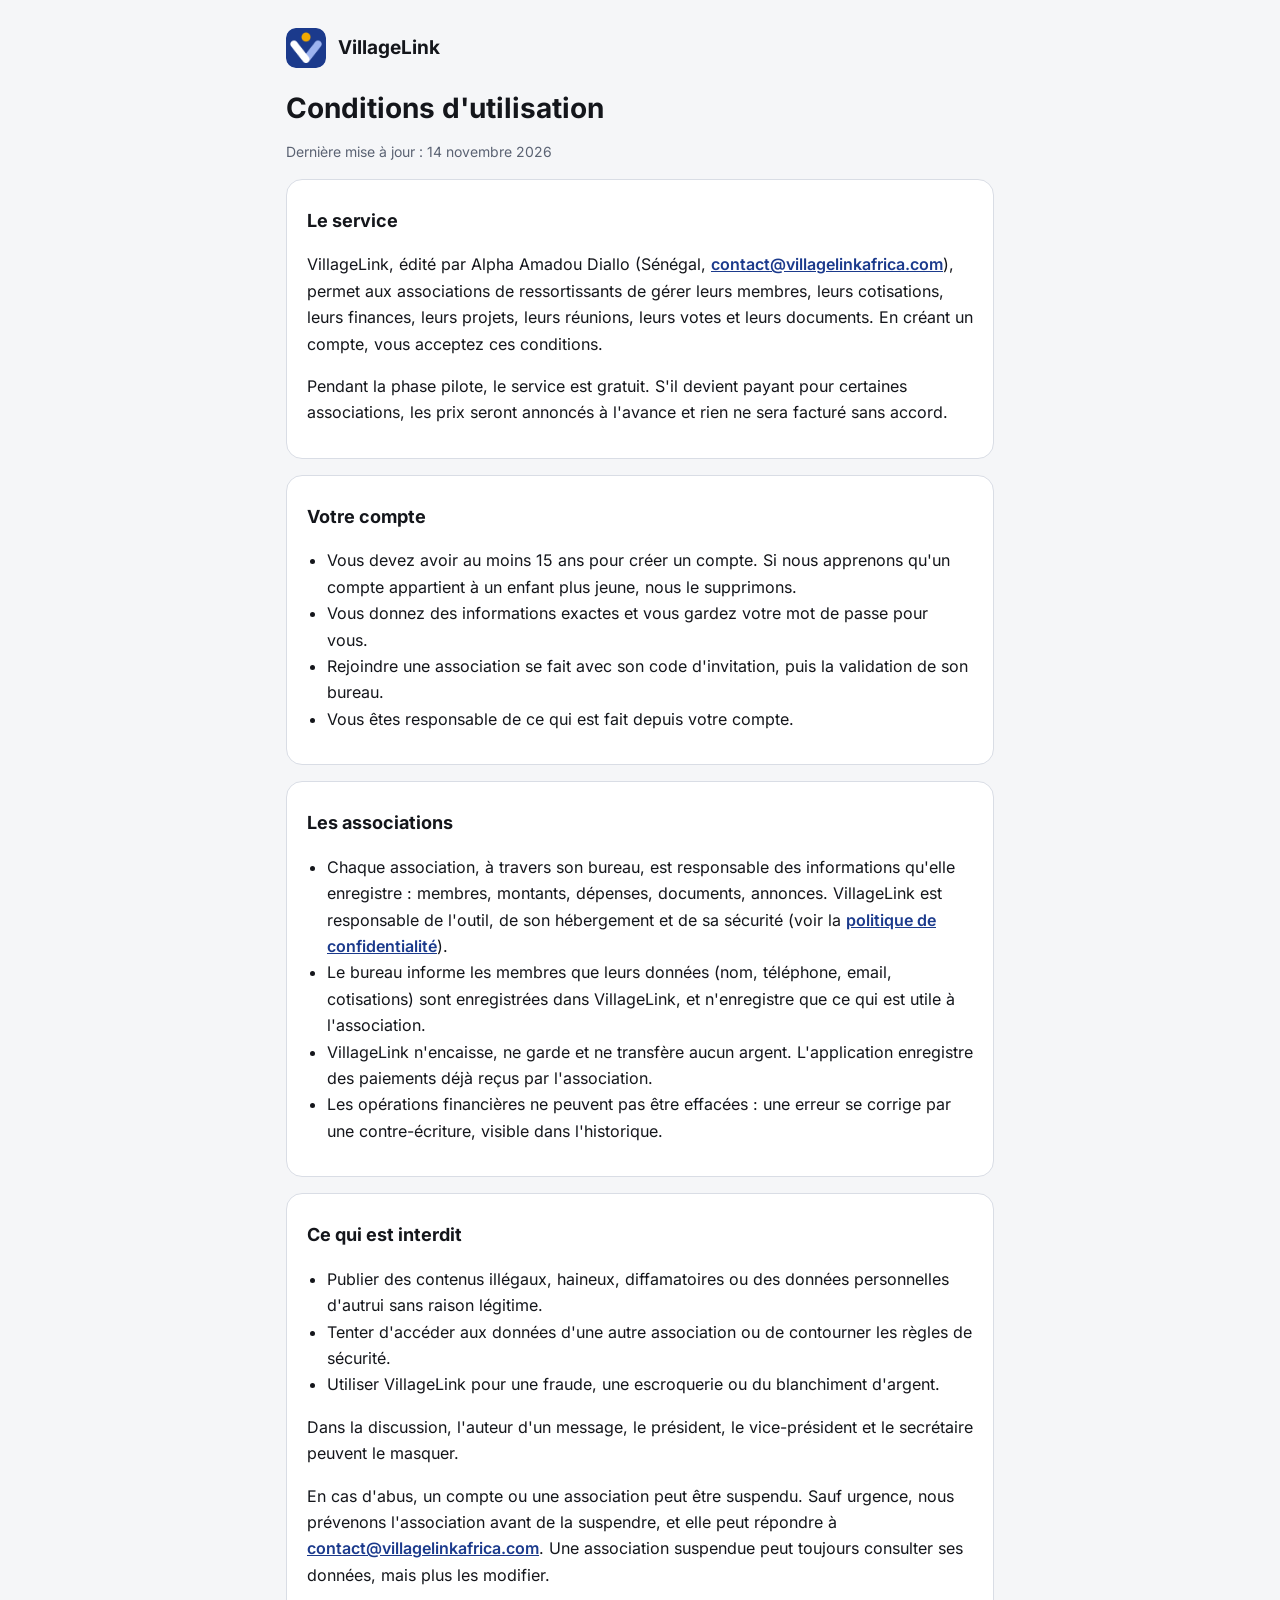
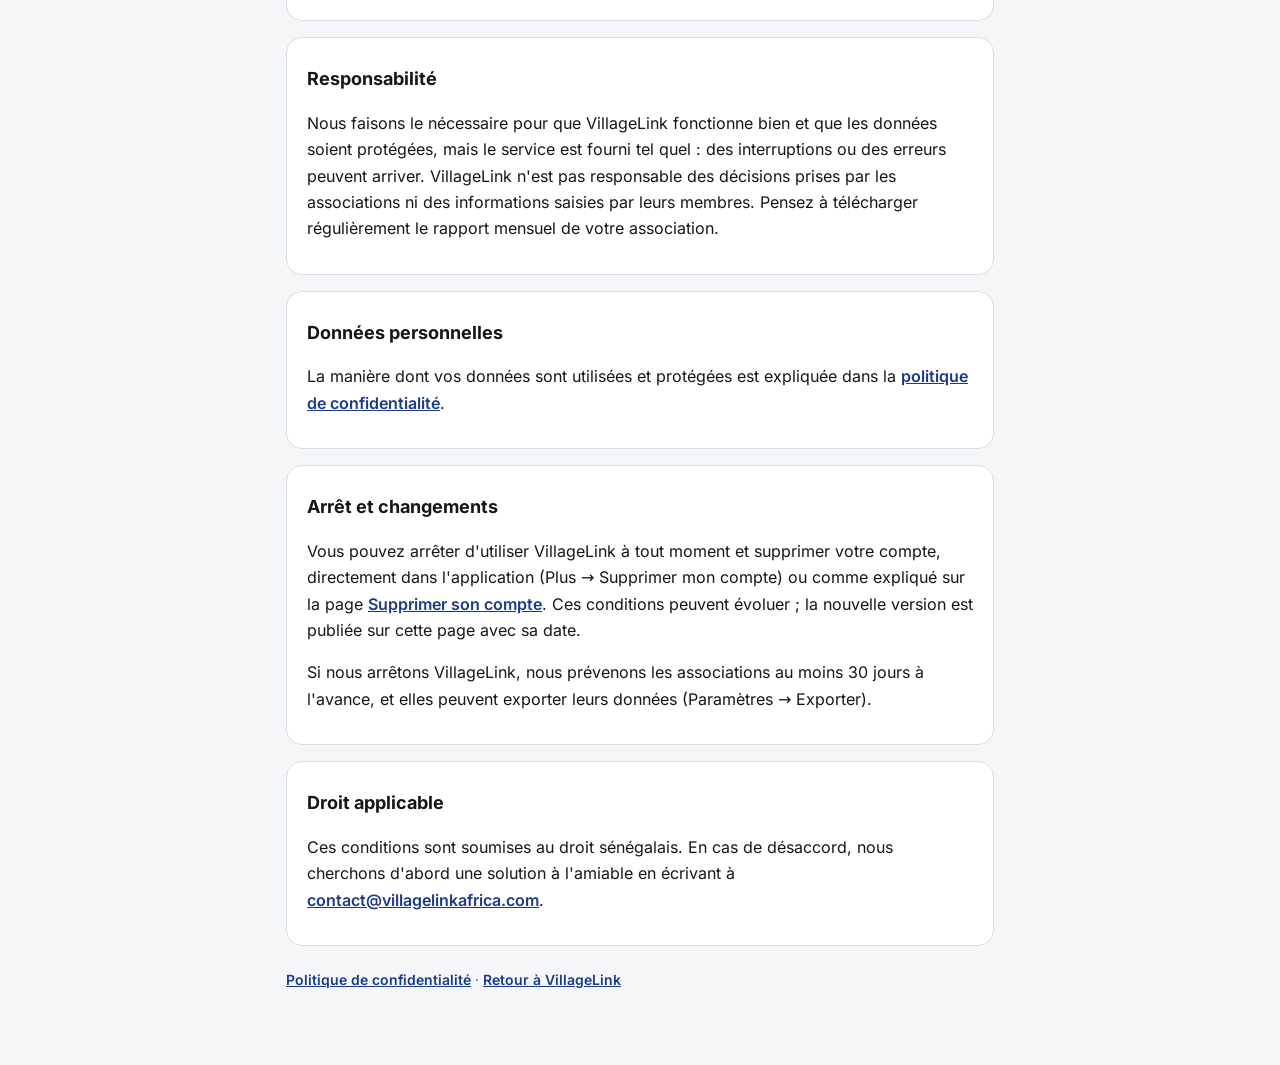
<file: conditions.html>
<!doctype html>
<html lang="fr"><head><meta charset="utf-8"><meta name="viewport" content="width=device-width, initial-scale=1">
<title>Conditions d'utilisation · VillageLink</title>
<meta name="description" content="Les règles d'utilisation de VillageLink, l'application des associations de ressortissants.">
<link rel="icon" href="icon.svg" type="image/svg+xml"><link rel="stylesheet" href="fonts/inter.css?v=1"><link rel="stylesheet" href="legal.css?v=2"></head>
<body><main>
<a class="brand" href="./"><img src="icon-192.png" alt="">VillageLink</a>
<h1>Conditions d'utilisation</h1>
<p class="muted">Dernière mise à jour : 14 novembre 2026</p>

<section><h2>Le service</h2>
<p>VillageLink, édité par Alpha Amadou Diallo (Sénégal, <a href="mailto:contact@villagelinkafrica.com">contact@villagelinkafrica.com</a>), permet aux associations de ressortissants de gérer leurs membres, leurs cotisations, leurs finances, leurs projets, leurs réunions, leurs votes et leurs documents. En créant un compte, vous acceptez ces conditions.</p>
<p>Pendant la phase pilote, le service est gratuit. S'il devient payant pour certaines associations, les prix seront annoncés à l'avance et rien ne sera facturé sans accord.</p></section>

<section><h2>Votre compte</h2>
<ul>
<li>Vous devez avoir au moins 15 ans pour créer un compte. Si nous apprenons qu'un compte appartient à un enfant plus jeune, nous le supprimons.</li>
<li>Vous donnez des informations exactes et vous gardez votre mot de passe pour vous.</li>
<li>Rejoindre une association se fait avec son code d'invitation, puis la validation de son bureau.</li>
<li>Vous êtes responsable de ce qui est fait depuis votre compte.</li>
</ul></section>

<section><h2>Les associations</h2>
<ul>
<li>Chaque association, à travers son bureau, est responsable des informations qu'elle enregistre : membres, montants, dépenses, documents, annonces. VillageLink est responsable de l'outil, de son hébergement et de sa sécurité (voir la <a href="confidentialite.html">politique de confidentialité</a>).</li>
<li>Le bureau informe les membres que leurs données (nom, téléphone, email, cotisations) sont enregistrées dans VillageLink, et n'enregistre que ce qui est utile à l'association.</li>
<li>VillageLink n'encaisse, ne garde et ne transfère aucun argent. L'application enregistre des paiements déjà reçus par l'association.</li>
<li>Les opérations financières ne peuvent pas être effacées : une erreur se corrige par une contre-écriture, visible dans l'historique.</li>
</ul></section>

<section><h2>Ce qui est interdit</h2>
<ul>
<li>Publier des contenus illégaux, haineux, diffamatoires ou des données personnelles d'autrui sans raison légitime.</li>
<li>Tenter d'accéder aux données d'une autre association ou de contourner les règles de sécurité.</li>
<li>Utiliser VillageLink pour une fraude, une escroquerie ou du blanchiment d'argent.</li>
</ul>
<p>Dans la discussion, l'auteur d'un message, le président, le vice-président et le secrétaire peuvent le masquer.</p>
<p>En cas d'abus, un compte ou une association peut être suspendu. Sauf urgence, nous prévenons l'association avant de la suspendre, et elle peut répondre à <a href="mailto:contact@villagelinkafrica.com">contact@villagelinkafrica.com</a>. Une association suspendue peut toujours consulter ses données, mais plus les modifier.</p></section>

<section><h2>Responsabilité</h2>
<p>Nous faisons le nécessaire pour que VillageLink fonctionne bien et que les données soient protégées, mais le service est fourni tel quel : des interruptions ou des erreurs peuvent arriver. VillageLink n'est pas responsable des décisions prises par les associations ni des informations saisies par leurs membres. Pensez à télécharger régulièrement le rapport mensuel de votre association.</p></section>

<section><h2>Données personnelles</h2>
<p>La manière dont vos données sont utilisées et protégées est expliquée dans la <a href="confidentialite.html">politique de confidentialité</a>.</p></section>

<section><h2>Arrêt et changements</h2>
<p>Vous pouvez arrêter d'utiliser VillageLink à tout moment et supprimer votre compte, directement dans l'application (Plus → Supprimer mon compte) ou comme expliqué sur la page <a href="suppression-compte.html">Supprimer son compte</a>. Ces conditions peuvent évoluer ; la nouvelle version est publiée sur cette page avec sa date.</p>
<p>Si nous arrêtons VillageLink, nous prévenons les associations au moins 30 jours à l'avance, et elles peuvent exporter leurs données (Paramètres → Exporter).</p></section>

<section><h2>Droit applicable</h2>
<p>Ces conditions sont soumises au droit sénégalais. En cas de désaccord, nous cherchons d'abord une solution à l'amiable en écrivant à <a href="mailto:contact@villagelinkafrica.com">contact@villagelinkafrica.com</a>.</p></section>

<p class="muted" style="margin-top:22px"><a href="confidentialite.html">Politique de confidentialité</a> · <a href="./">Retour à VillageLink</a></p>
</main></body></html>
</file>
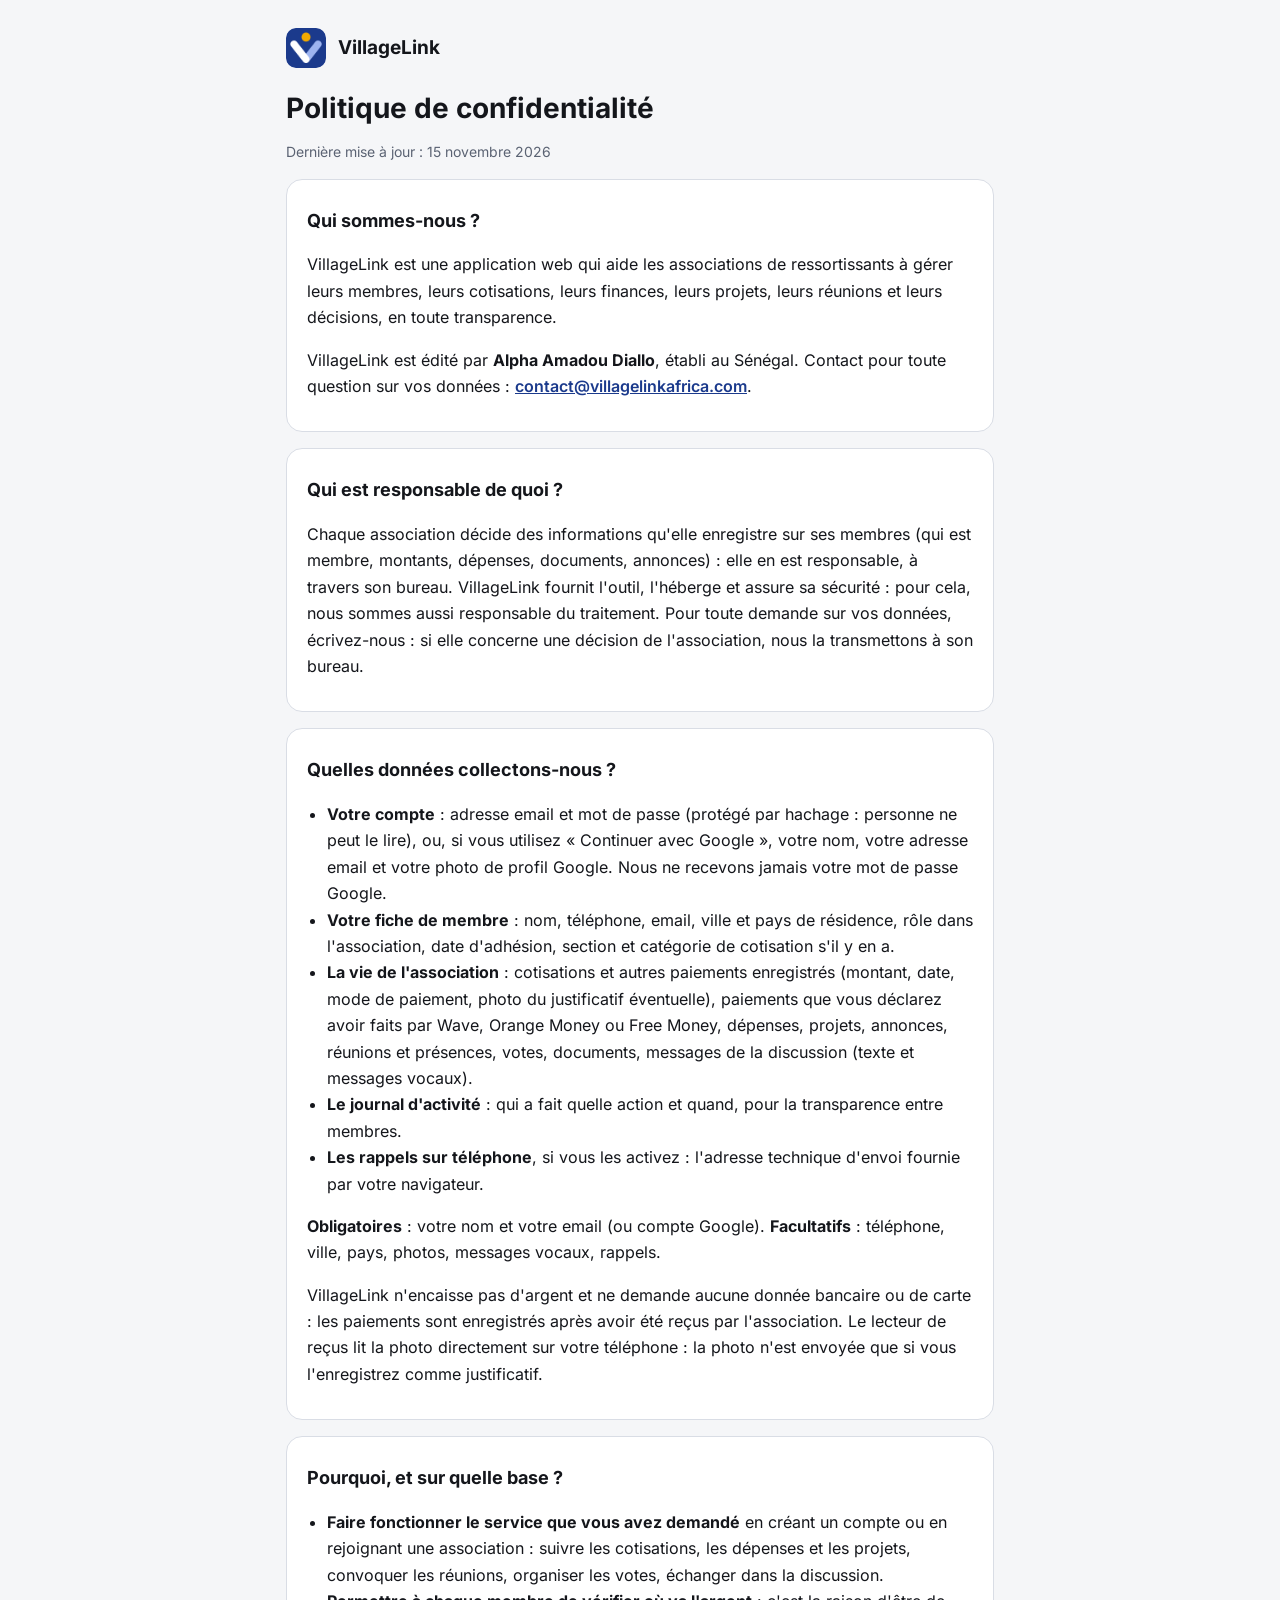
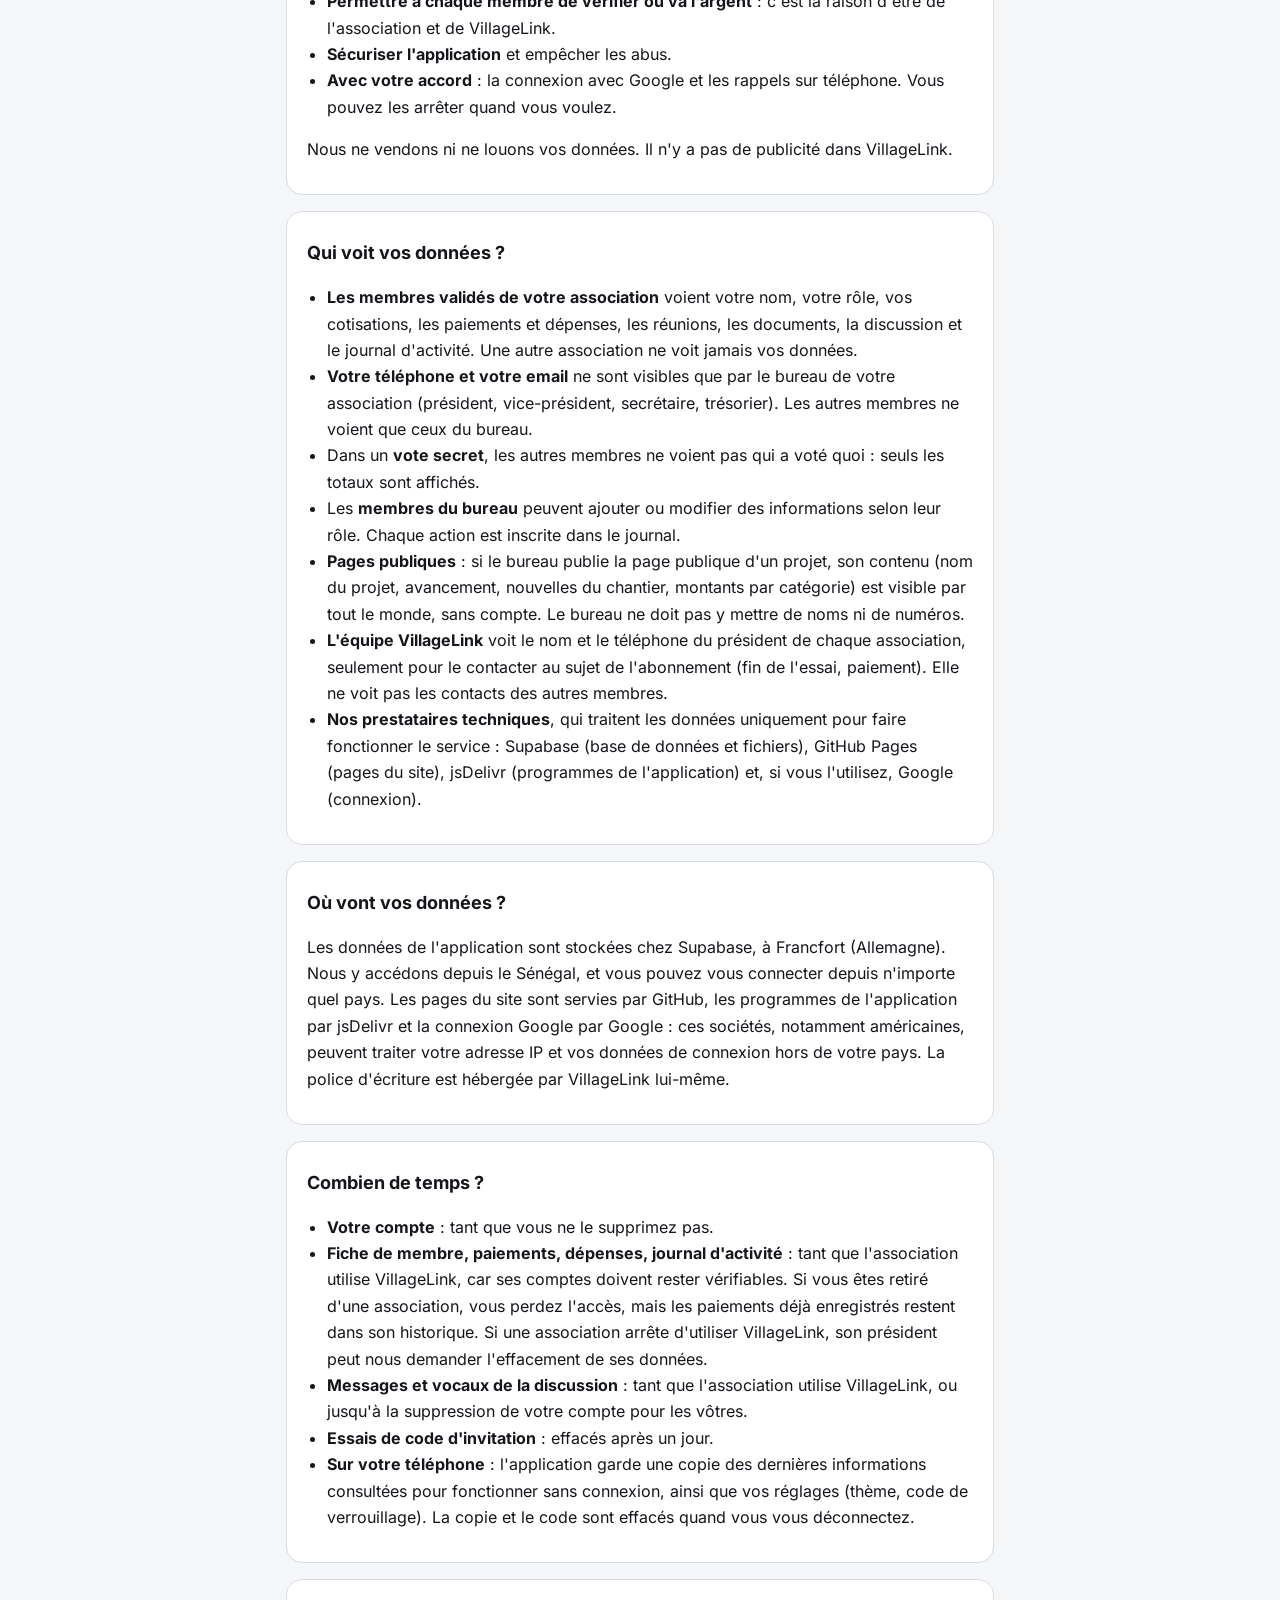
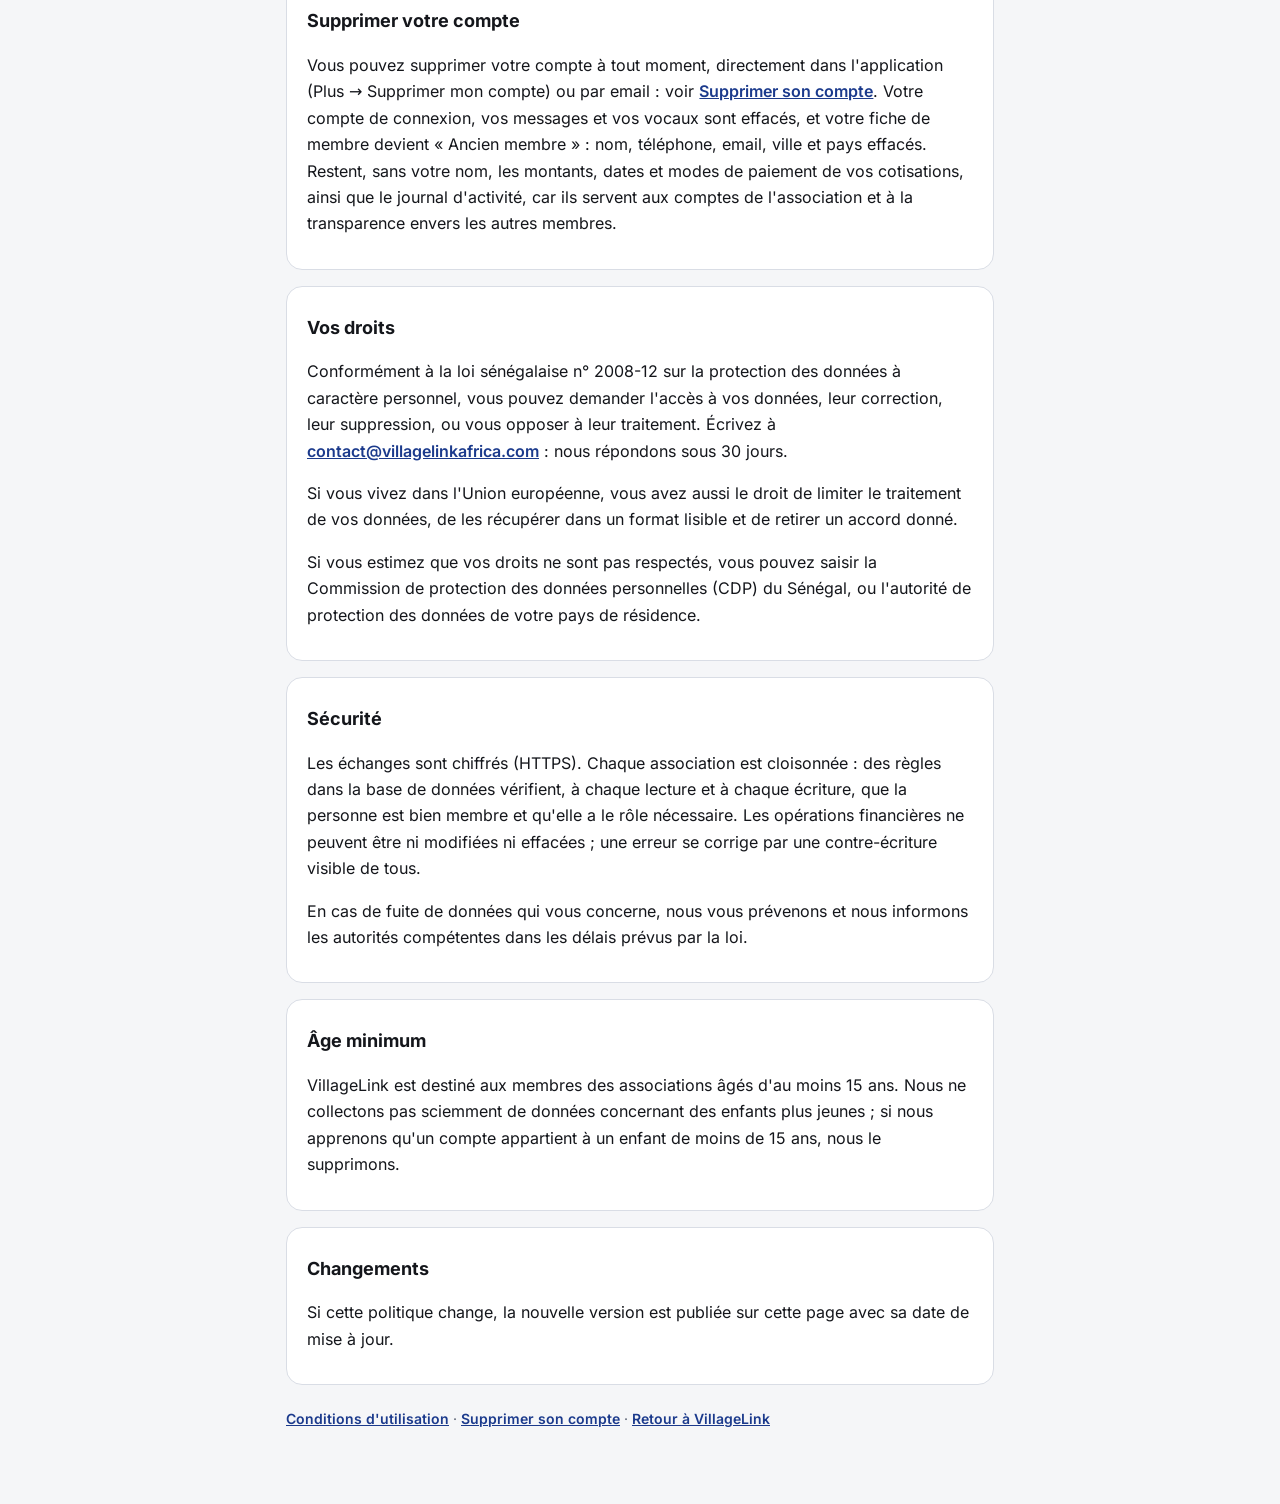
<file: confidentialite.html>
<!doctype html>
<html lang="fr"><head><meta charset="utf-8"><meta name="viewport" content="width=device-width, initial-scale=1">
<title>Politique de confidentialité · VillageLink</title>
<meta name="description" content="Comment VillageLink collecte, utilise et protège les données des membres des associations.">
<link rel="icon" href="icon.svg" type="image/svg+xml"><link rel="stylesheet" href="fonts/inter.css?v=1"><link rel="stylesheet" href="legal.css?v=2"></head>
<body><main>
<a class="brand" href="./"><img src="icon-192.png" alt="">VillageLink</a>
<h1>Politique de confidentialité</h1>
<p class="muted">Dernière mise à jour : 15 novembre 2026</p>

<section><h2>Qui sommes-nous ?</h2>
<p>VillageLink est une application web qui aide les associations de ressortissants à gérer leurs membres, leurs cotisations, leurs finances, leurs projets, leurs réunions et leurs décisions, en toute transparence.</p>
<p>VillageLink est édité par <b>Alpha Amadou Diallo</b>, établi au Sénégal. Contact pour toute question sur vos données : <a href="mailto:contact@villagelinkafrica.com">contact@villagelinkafrica.com</a>.</p></section>

<section><h2>Qui est responsable de quoi ?</h2>
<p>Chaque association décide des informations qu'elle enregistre sur ses membres (qui est membre, montants, dépenses, documents, annonces) : elle en est responsable, à travers son bureau. VillageLink fournit l'outil, l'héberge et assure sa sécurité : pour cela, nous sommes aussi responsable du traitement. Pour toute demande sur vos données, écrivez-nous : si elle concerne une décision de l'association, nous la transmettons à son bureau.</p></section>

<section><h2>Quelles données collectons-nous ?</h2>
<ul>
<li><b>Votre compte</b> : adresse email et mot de passe (protégé par hachage : personne ne peut le lire), ou, si vous utilisez « Continuer avec Google », votre nom, votre adresse email et votre photo de profil Google. Nous ne recevons jamais votre mot de passe Google.</li>
<li><b>Votre fiche de membre</b> : nom, téléphone, email, ville et pays de résidence, rôle dans l'association, date d'adhésion, section et catégorie de cotisation s'il y en a.</li>
<li><b>La vie de l'association</b> : cotisations et autres paiements enregistrés (montant, date, mode de paiement, photo du justificatif éventuelle), paiements que vous déclarez avoir faits par Wave, Orange Money ou Free Money, dépenses, projets, annonces, réunions et présences, votes, documents, messages de la discussion (texte et messages vocaux).</li>
<li><b>Le journal d'activité</b> : qui a fait quelle action et quand, pour la transparence entre membres.</li>
<li><b>Les rappels sur téléphone</b>, si vous les activez : l'adresse technique d'envoi fournie par votre navigateur.</li>
</ul>
<p><b>Obligatoires</b> : votre nom et votre email (ou compte Google). <b>Facultatifs</b> : téléphone, ville, pays, photos, messages vocaux, rappels.</p>
<p>VillageLink n'encaisse pas d'argent et ne demande aucune donnée bancaire ou de carte : les paiements sont enregistrés après avoir été reçus par l'association. Le lecteur de reçus lit la photo directement sur votre téléphone : la photo n'est envoyée que si vous l'enregistrez comme justificatif.</p></section>

<section><h2>Pourquoi, et sur quelle base ?</h2>
<ul>
<li><b>Faire fonctionner le service que vous avez demandé</b> en créant un compte ou en rejoignant une association : suivre les cotisations, les dépenses et les projets, convoquer les réunions, organiser les votes, échanger dans la discussion.</li>
<li><b>Permettre à chaque membre de vérifier où va l'argent</b> : c'est la raison d'être de l'association et de VillageLink.</li>
<li><b>Sécuriser l'application</b> et empêcher les abus.</li>
<li><b>Avec votre accord</b> : la connexion avec Google et les rappels sur téléphone. Vous pouvez les arrêter quand vous voulez.</li>
</ul>
<p>Nous ne vendons ni ne louons vos données. Il n'y a pas de publicité dans VillageLink.</p></section>

<section><h2>Qui voit vos données ?</h2>
<ul>
<li><b>Les membres validés de votre association</b> voient votre nom, votre rôle, vos cotisations, les paiements et dépenses, les réunions, les documents, la discussion et le journal d'activité. Une autre association ne voit jamais vos données.</li>
<li><b>Votre téléphone et votre email</b> ne sont visibles que par le bureau de votre association (président, vice-président, secrétaire, trésorier). Les autres membres ne voient que ceux du bureau.</li>
<li>Dans un <b>vote secret</b>, les autres membres ne voient pas qui a voté quoi : seuls les totaux sont affichés.</li>
<li>Les <b>membres du bureau</b> peuvent ajouter ou modifier des informations selon leur rôle. Chaque action est inscrite dans le journal.</li>
<li><b>Pages publiques</b> : si le bureau publie la page publique d'un projet, son contenu (nom du projet, avancement, nouvelles du chantier, montants par catégorie) est visible par tout le monde, sans compte. Le bureau ne doit pas y mettre de noms ni de numéros.</li>
<li><b>L'équipe VillageLink</b> voit le nom et le téléphone du président de chaque association, seulement pour le contacter au sujet de l'abonnement (fin de l'essai, paiement). Elle ne voit pas les contacts des autres membres.</li>
<li><b>Nos prestataires techniques</b>, qui traitent les données uniquement pour faire fonctionner le service : Supabase (base de données et fichiers), GitHub Pages (pages du site), jsDelivr (programmes de l'application) et, si vous l'utilisez, Google (connexion).</li>
</ul></section>

<section><h2>Où vont vos données ?</h2>
<p>Les données de l'application sont stockées chez Supabase, à Francfort (Allemagne). Nous y accédons depuis le Sénégal, et vous pouvez vous connecter depuis n'importe quel pays. Les pages du site sont servies par GitHub, les programmes de l'application par jsDelivr et la connexion Google par Google : ces sociétés, notamment américaines, peuvent traiter votre adresse IP et vos données de connexion hors de votre pays. La police d'écriture est hébergée par VillageLink lui-même.</p></section>

<section><h2>Combien de temps ?</h2>
<ul>
<li><b>Votre compte</b> : tant que vous ne le supprimez pas.</li>
<li><b>Fiche de membre, paiements, dépenses, journal d'activité</b> : tant que l'association utilise VillageLink, car ses comptes doivent rester vérifiables. Si vous êtes retiré d'une association, vous perdez l'accès, mais les paiements déjà enregistrés restent dans son historique. Si une association arrête d'utiliser VillageLink, son président peut nous demander l'effacement de ses données.</li>
<li><b>Messages et vocaux de la discussion</b> : tant que l'association utilise VillageLink, ou jusqu'à la suppression de votre compte pour les vôtres.</li>
<li><b>Essais de code d'invitation</b> : effacés après un jour.</li>
<li><b>Sur votre téléphone</b> : l'application garde une copie des dernières informations consultées pour fonctionner sans connexion, ainsi que vos réglages (thème, code de verrouillage). La copie et le code sont effacés quand vous vous déconnectez.</li>
</ul></section>

<section><h2>Supprimer votre compte</h2>
<p>Vous pouvez supprimer votre compte à tout moment, directement dans l'application (Plus → Supprimer mon compte) ou par email : voir <a href="suppression-compte.html">Supprimer son compte</a>. Votre compte de connexion, vos messages et vos vocaux sont effacés, et votre fiche de membre devient « Ancien membre » : nom, téléphone, email, ville et pays effacés. Restent, sans votre nom, les montants, dates et modes de paiement de vos cotisations, ainsi que le journal d'activité, car ils servent aux comptes de l'association et à la transparence envers les autres membres.</p></section>

<section><h2>Vos droits</h2>
<p>Conformément à la loi sénégalaise n° 2008-12 sur la protection des données à caractère personnel, vous pouvez demander l'accès à vos données, leur correction, leur suppression, ou vous opposer à leur traitement. Écrivez à <a href="mailto:contact@villagelinkafrica.com">contact@villagelinkafrica.com</a> : nous répondons sous 30 jours.</p>
<p>Si vous vivez dans l'Union européenne, vous avez aussi le droit de limiter le traitement de vos données, de les récupérer dans un format lisible et de retirer un accord donné.</p>
<p>Si vous estimez que vos droits ne sont pas respectés, vous pouvez saisir la Commission de protection des données personnelles (CDP) du Sénégal, ou l'autorité de protection des données de votre pays de résidence.</p></section>

<section><h2>Sécurité</h2>
<p>Les échanges sont chiffrés (HTTPS). Chaque association est cloisonnée : des règles dans la base de données vérifient, à chaque lecture et à chaque écriture, que la personne est bien membre et qu'elle a le rôle nécessaire. Les opérations financières ne peuvent être ni modifiées ni effacées ; une erreur se corrige par une contre-écriture visible de tous.</p>
<p>En cas de fuite de données qui vous concerne, nous vous prévenons et nous informons les autorités compétentes dans les délais prévus par la loi.</p></section>

<section><h2>Âge minimum</h2>
<p>VillageLink est destiné aux membres des associations âgés d'au moins 15 ans. Nous ne collectons pas sciemment de données concernant des enfants plus jeunes ; si nous apprenons qu'un compte appartient à un enfant de moins de 15 ans, nous le supprimons.</p></section>

<section><h2>Changements</h2>
<p>Si cette politique change, la nouvelle version est publiée sur cette page avec sa date de mise à jour.</p></section>

<p class="muted" style="margin-top:22px"><a href="conditions.html">Conditions d'utilisation</a> · <a href="suppression-compte.html">Supprimer son compte</a> · <a href="./">Retour à VillageLink</a></p>
</main></body></html>
</file>
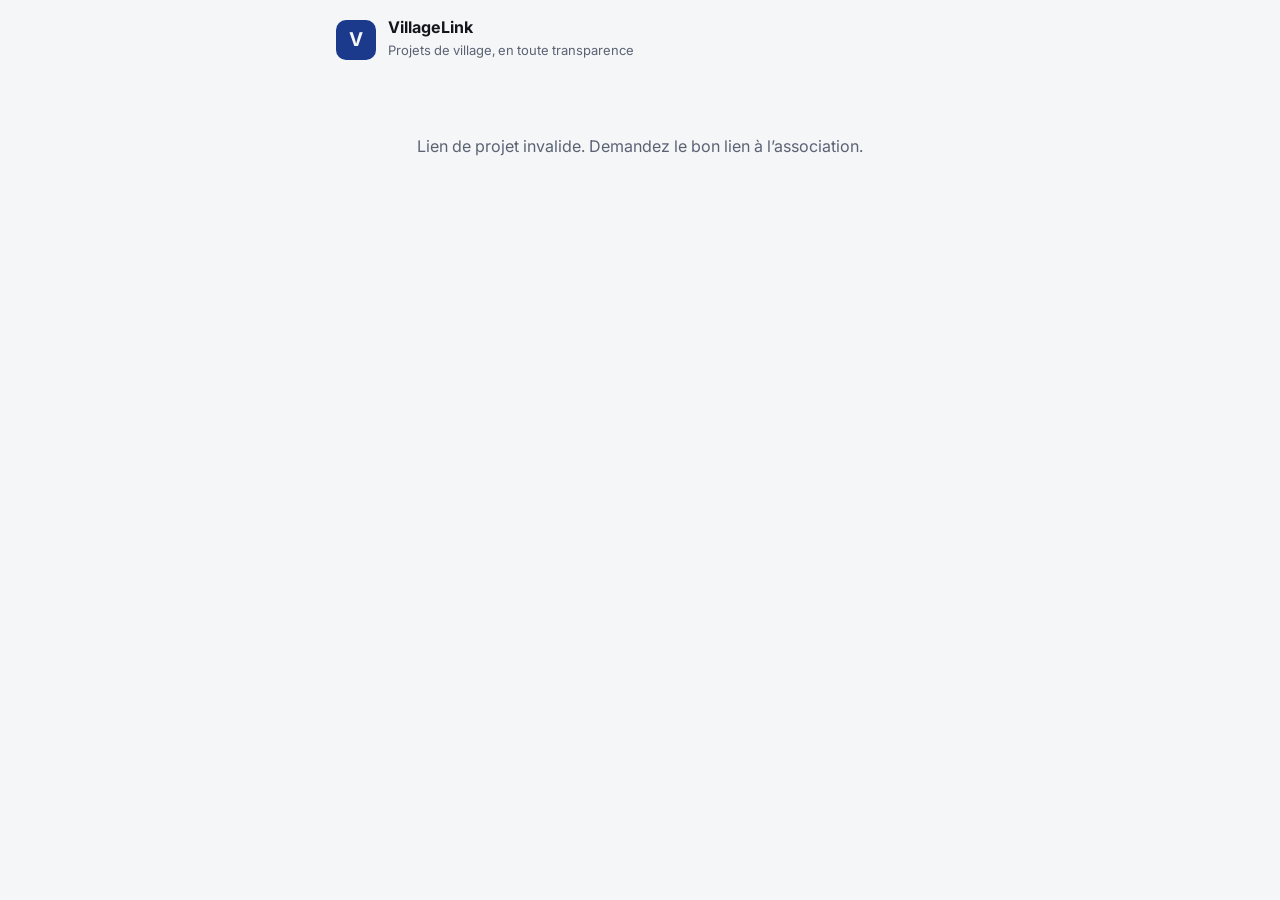
<file: projet.html>
<!doctype html>
<html lang="fr">
<head>
<meta charset="utf-8">
<meta http-equiv="Content-Security-Policy" content="default-src 'self'; script-src 'self'; style-src 'self' 'unsafe-inline'; font-src 'self'; img-src 'self' data:; connect-src https://*.supabase.co; object-src 'none'; base-uri 'self'; form-action 'none'">
<meta name="referrer" content="no-referrer">
<meta name="viewport" content="width=device-width, initial-scale=1, viewport-fit=cover">
<title>Projet du village · VillageLink</title>
<meta name="description" content="Suivez en toute transparence l’avancement d’un projet d’association de village : argent collecté, dépenses et nouvelles du chantier.">
<meta property="og:title" content="Projet du village · VillageLink">
<meta property="og:description" content="Argent collecté, dépenses et nouvelles du chantier, visibles par tous.">
<meta property="og:image" content="icon-512.png">
<meta name="theme-color" content="#1B3A8C">
<link rel="icon" href="icon.svg" type="image/svg+xml">
<link rel="preload" href="fonts/inter-latin-wght-normal.woff2" as="font" type="font/woff2" crossorigin>
<link rel="stylesheet" href="fonts/inter.css?v=1">
<link rel="stylesheet" href="projet.css?v=2">
</head>
<body>
<main id="root"><p class="loading">Chargement du projet…</p></main>
<script src="config.js?v=2"></script>
<script src="projet.js?v=2"></script>
</body>
</html>
</file>
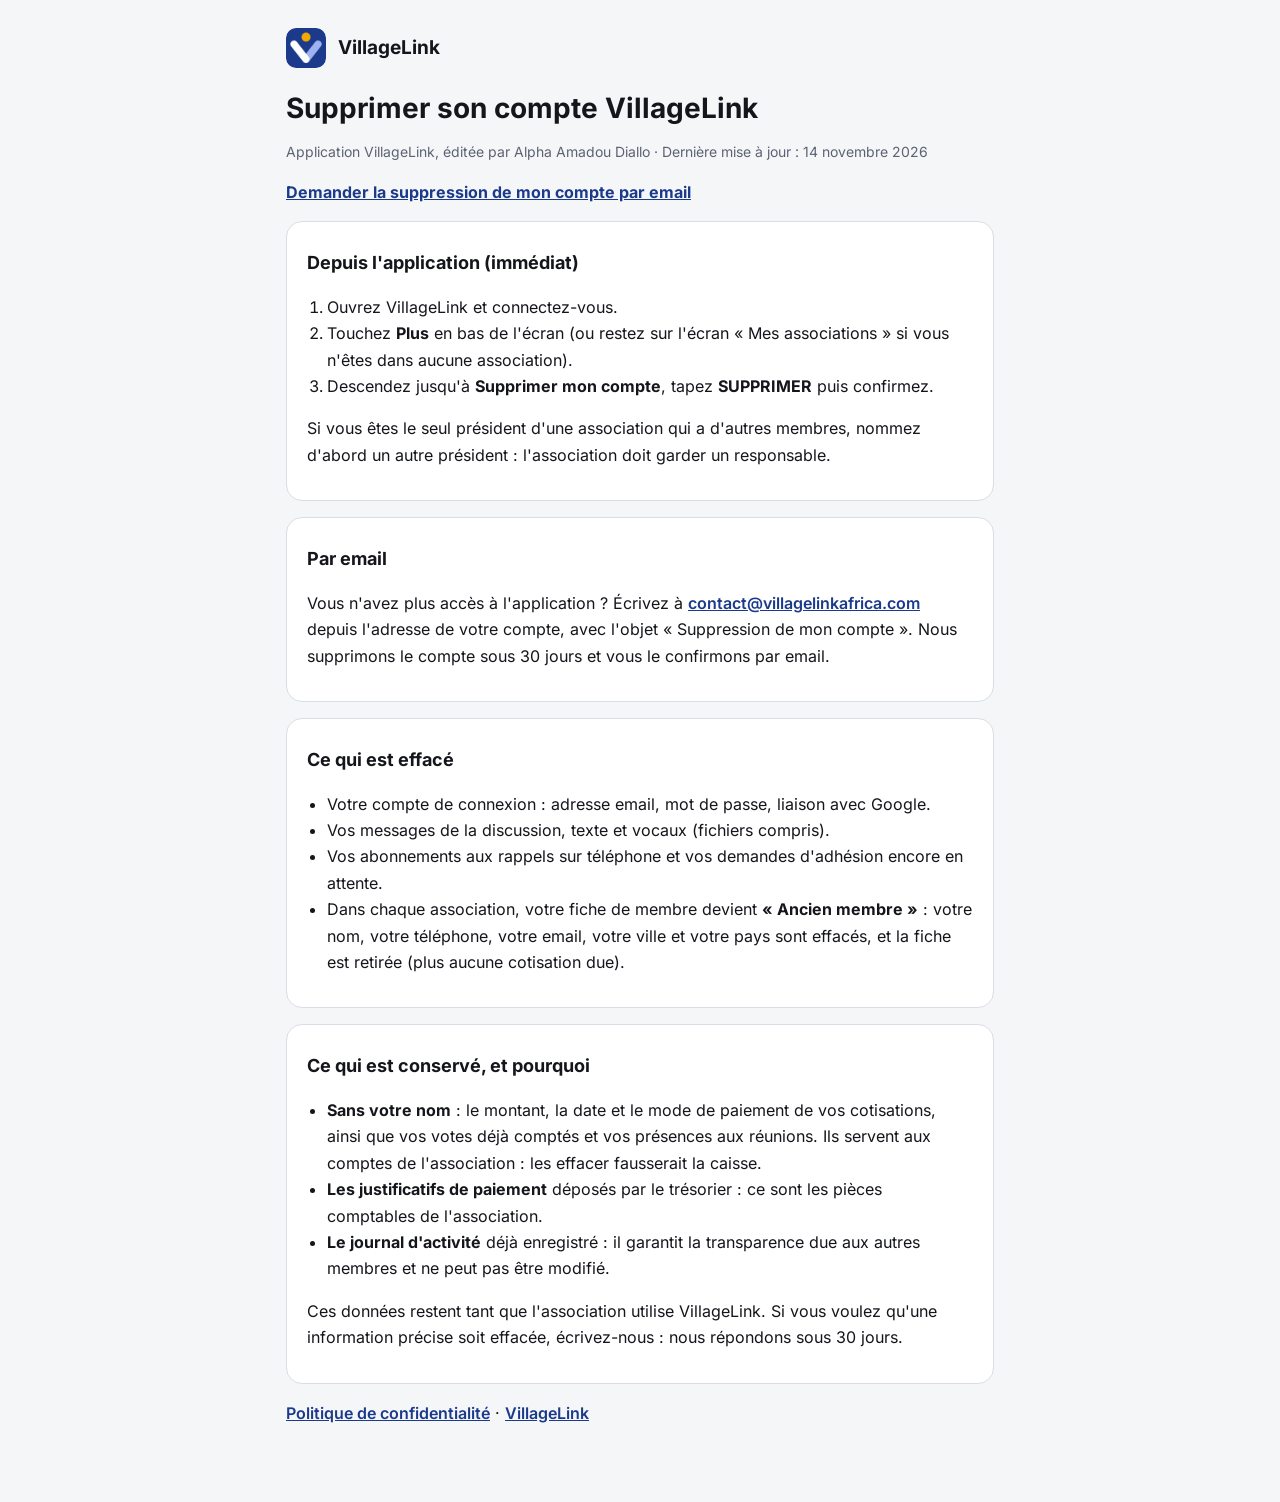
<file: suppression-compte.html>
<!doctype html>
<html lang="fr"><head><meta charset="utf-8"><meta name="viewport" content="width=device-width, initial-scale=1">
<title>Supprimer son compte · VillageLink</title>
<meta name="description" content="Comment supprimer votre compte VillageLink et ce qui est effacé.">
<link rel="icon" href="icon.svg" type="image/svg+xml"><link rel="stylesheet" href="fonts/inter.css?v=1"><link rel="stylesheet" href="legal.css?v=2"></head>
<body><main>
<a class="brand" href="./"><img src="icon-192.png" alt="">VillageLink</a>
<h1>Supprimer son compte VillageLink</h1>
<p class="muted">Application VillageLink, éditée par Alpha Amadou Diallo · Dernière mise à jour : 14 novembre 2026</p>
<p><a href="mailto:contact@villagelinkafrica.com?subject=Suppression%20de%20mon%20compte%20VillageLink"><b>Demander la suppression de mon compte par email</b></a></p>

<section><h2>Depuis l'application (immédiat)</h2>
<ol>
<li>Ouvrez VillageLink et connectez-vous.</li>
<li>Touchez <b>Plus</b> en bas de l'écran (ou restez sur l'écran « Mes associations » si vous n'êtes dans aucune association).</li>
<li>Descendez jusqu'à <b>Supprimer mon compte</b>, tapez <b>SUPPRIMER</b> puis confirmez.</li>
</ol>
<p>Si vous êtes le seul président d'une association qui a d'autres membres, nommez d'abord un autre président : l'association doit garder un responsable.</p></section>

<section><h2>Par email</h2>
<p>Vous n'avez plus accès à l'application ? Écrivez à <a href="mailto:contact@villagelinkafrica.com?subject=Suppression%20de%20mon%20compte">contact@villagelinkafrica.com</a> depuis l'adresse de votre compte, avec l'objet « Suppression de mon compte ». Nous supprimons le compte sous 30 jours et vous le confirmons par email.</p></section>

<section><h2>Ce qui est effacé</h2>
<ul>
<li>Votre compte de connexion : adresse email, mot de passe, liaison avec Google.</li>
<li>Vos messages de la discussion, texte et vocaux (fichiers compris).</li>
<li>Vos abonnements aux rappels sur téléphone et vos demandes d'adhésion encore en attente.</li>
<li>Dans chaque association, votre fiche de membre devient <b>« Ancien membre »</b> : votre nom, votre téléphone, votre email, votre ville et votre pays sont effacés, et la fiche est retirée (plus aucune cotisation due).</li>
</ul></section>

<section><h2>Ce qui est conservé, et pourquoi</h2>
<ul>
<li><b>Sans votre nom</b> : le montant, la date et le mode de paiement de vos cotisations, ainsi que vos votes déjà comptés et vos présences aux réunions. Ils servent aux comptes de l'association : les effacer fausserait la caisse.</li>
<li><b>Les justificatifs de paiement</b> déposés par le trésorier : ce sont les pièces comptables de l'association.</li>
<li><b>Le journal d'activité</b> déjà enregistré : il garantit la transparence due aux autres membres et ne peut pas être modifié.</li>
</ul>
<p>Ces données restent tant que l'association utilise VillageLink. Si vous voulez qu'une information précise soit effacée, écrivez-nous : nous répondons sous 30 jours.</p></section>

<p><a href="confidentialite.html">Politique de confidentialité</a> · <a href="./">VillageLink</a></p>
</main></body></html>
</file>
<file: fonts/inter.css>
/* Police Inter (Rasmus Andersson, licence SIL OFL 1.1 : voir OFL.txt), hébergée sur VillageLink
   depuis v2.2.12 au lieu de Google Fonts : l'adresse des visiteurs n'est plus envoyée à Google.
   Fichiers @fontsource-variable/inter 5.3.0 (poids 100 à 900). */
@font-face{font-family:'Inter';font-style:normal;font-display:swap;font-weight:100 900;src:url(inter-latin-ext-wght-normal.woff2) format('woff2');unicode-range:U+0100-02BA,U+02BD-02C5,U+02C7-02CC,U+02CE-02D7,U+02DD-02FF,U+0304,U+0308,U+0329,U+1D00-1DBF,U+1E00-1E9F,U+1EF2-1EFF,U+2020,U+20A0-20AB,U+20AD-20C0,U+2113,U+2C60-2C7F,U+A720-A7FF}
@font-face{font-family:'Inter';font-style:normal;font-display:swap;font-weight:100 900;src:url(inter-latin-wght-normal.woff2) format('woff2');unicode-range:U+0000-00FF,U+0131,U+0152-0153,U+02BB-02BC,U+02C6,U+02DA,U+02DC,U+0304,U+0308,U+0329,U+2000-206F,U+20AC,U+2122,U+2191,U+2193,U+2212,U+2215,U+FEFF,U+FFFD}
</file>
<file: legal.css>
/* Pages légales VillageLink — design v2 : fond clair, une seule couleur de marque */
:root{--bg:#F5F6F8;--surface:#FFFFFF;--ink:#14161B;--muted:#5B6373;--accent:#1B3A8C;--line:#D9DDE5}
@media (prefers-color-scheme:dark){:root{--bg:#0E1320;--surface:#161D2D;--ink:#F1F3F8;--muted:#A2ABC0;--accent:#8FA9F5;--line:#2B3550}}
*{box-sizing:border-box}
html{background:var(--bg)}
body{margin:0;min-height:100vh;color:var(--ink);background:var(--bg);font:16px/1.65 "Inter",system-ui,-apple-system,"Segoe UI",Roboto,sans-serif}
main{max-width:740px;margin:0 auto;padding:28px 16px 60px}
.brand{display:flex;align-items:center;gap:12px;text-decoration:none;color:var(--ink);font-weight:700;font-size:19px}
.brand img{width:40px;height:40px;border-radius:10px}
h1{font-size:28px;line-height:1.2;margin:24px 0 4px}
h2{font-size:18px;margin:22px 0 6px}
p,li{color:var(--ink)}.muted{color:var(--muted);font-size:14px}
a{color:var(--accent);font-weight:600}
section{background:var(--surface);border:1px solid var(--line);border-radius:16px;padding:4px 20px 16px;margin-top:16px}
ul,ol{padding-left:20px}
</file>
<file: projet.css>
/* Page publique d'un projet VillageLink — design v2 : fond clair, une seule couleur de marque */
:root{--bg:#F5F6F8;--surface:#fff;--ink:#14161B;--muted:#5B6373;--accent:#1B3A8C;--line:#D9DDE5;--ok:#14663A;--out:#B3261E}
@media (prefers-color-scheme:dark){:root{--bg:#0E1320;--surface:#161D2D;--ink:#F1F3F8;--muted:#A2ABC0;--accent:#8FA9F5;--line:#2B3550;--ok:#74D69F;--out:#FF9088}}
*{box-sizing:border-box}
body{margin:0;background:var(--bg);color:var(--ink);font:16px/1.55 "Inter",system-ui,-apple-system,"Segoe UI",Roboto,sans-serif;font-variant-numeric:tabular-nums}
main{max-width:640px;margin:0 auto;padding:18px 16px 56px;display:flex;flex-direction:column;gap:16px}
.loading,.empty{color:var(--muted);text-align:center;padding:40px 0}
.top{display:flex;align-items:center;gap:12px}
.logo{width:40px;height:40px;border-radius:10px;background:var(--accent);color:var(--bg);display:grid;place-items:center;font-weight:700;font-size:19px;flex:none}
.top b{display:block;font-size:16px;line-height:1.2}.top small{color:var(--muted);font-size:13px}
.hero{background:var(--accent);color:#fff;border-radius:16px;padding:20px;display:flex;flex-direction:column;gap:10px}
@media (prefers-color-scheme:dark){.hero{color:#0B1226}}
.hero .eyebrow{font-size:14px;font-weight:600;opacity:.92}
.hero h1{margin:0;font-size:26px;line-height:1.2}
.big{font-size:34px;font-weight:700;line-height:1.1}
.big small{font-size:16px;font-weight:600;opacity:.9}
.bar{height:12px;border-radius:6px;background:rgba(255,255,255,.3);overflow:hidden}
.bar i{display:block;height:100%;background:#fff;border-radius:6px}
@media (prefers-color-scheme:dark){.bar{background:rgba(11,18,38,.3)}.bar i{background:#0B1226}}
.boxes{display:grid;grid-template-columns:1fr 1fr;gap:8px}
.goal{opacity:.95;font-size:15px;margin-top:-4px}.goal b{white-space:nowrap}
.boxes div{background:rgba(255,255,255,.16);border-radius:12px;padding:8px 12px;min-width:0}
.boxes small{display:block;font-size:13px;opacity:.9}.boxes b{display:block;font-size:clamp(14px,3.8vw,16px);white-space:nowrap}
.card{background:var(--surface);border:1px solid var(--line);border-radius:16px;padding:16px;display:flex;flex-direction:column;gap:8px}
.card h2{margin:0;font-size:18px}
.desc{white-space:pre-line;margin:0}
.give{border:2px solid var(--accent)}
.give .contact{font-size:17px;font-weight:700;word-break:break-word}
.row{display:flex;justify-content:space-between;gap:12px;align-items:baseline;border-top:1px solid var(--line);padding-top:8px}
.row:first-of-type{border-top:0;padding-top:0}
.row span{min-width:0}.row b{white-space:nowrap;color:var(--out)}
.muted{color:var(--muted);font-size:14px}
.upd{border-left:3px solid var(--accent);padding-left:12px}
.upd p{margin:0;white-space:pre-line}
.btn{display:block;text-align:center;text-decoration:none;font-weight:600;border-radius:10px;padding:0 16px;min-height:52px;line-height:52px;background:#1B7F3F;color:#fff;border:0;font-size:17px;cursor:pointer}
.foot{text-align:center;color:var(--muted);font-size:14px}
.foot a{color:inherit}
.pill{display:inline-block;background:rgba(255,255,255,.2);border-radius:99px;padding:2px 10px;font-size:13px;font-weight:600;width:max-content}
</file>
